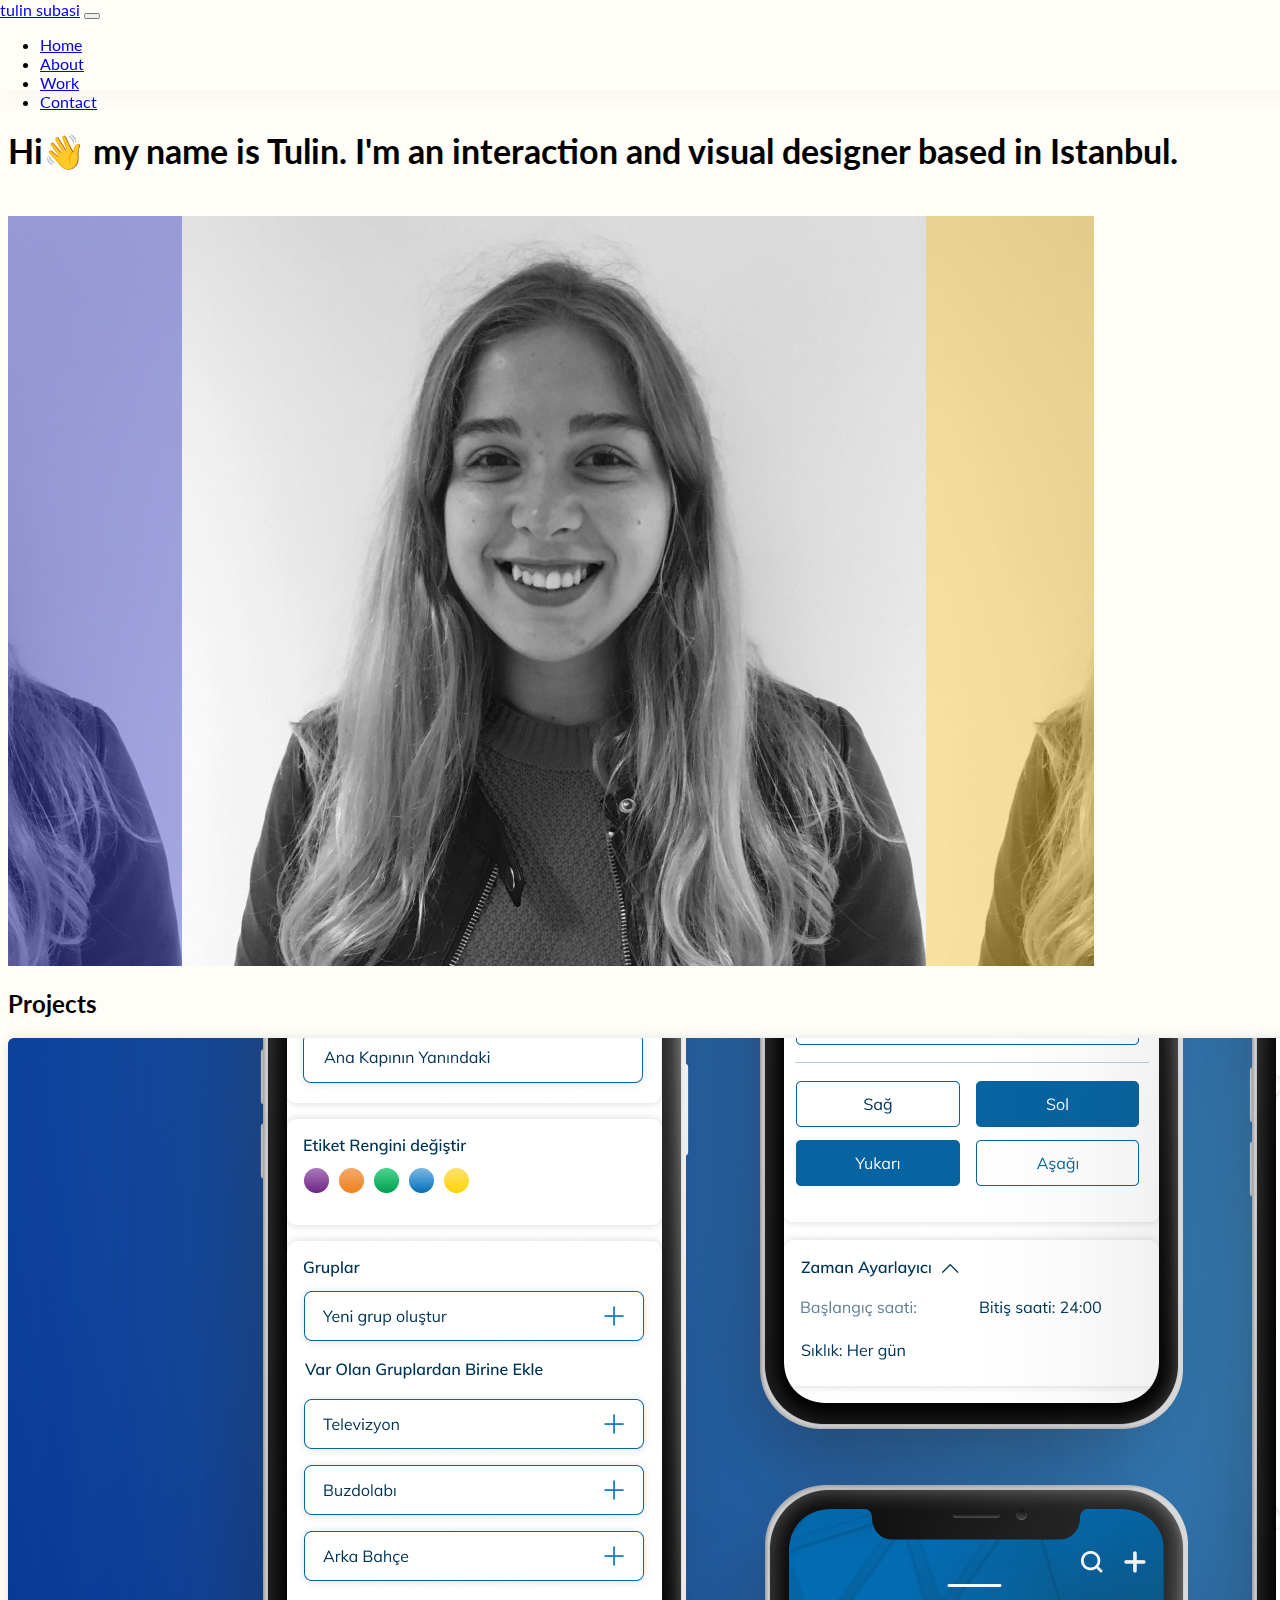
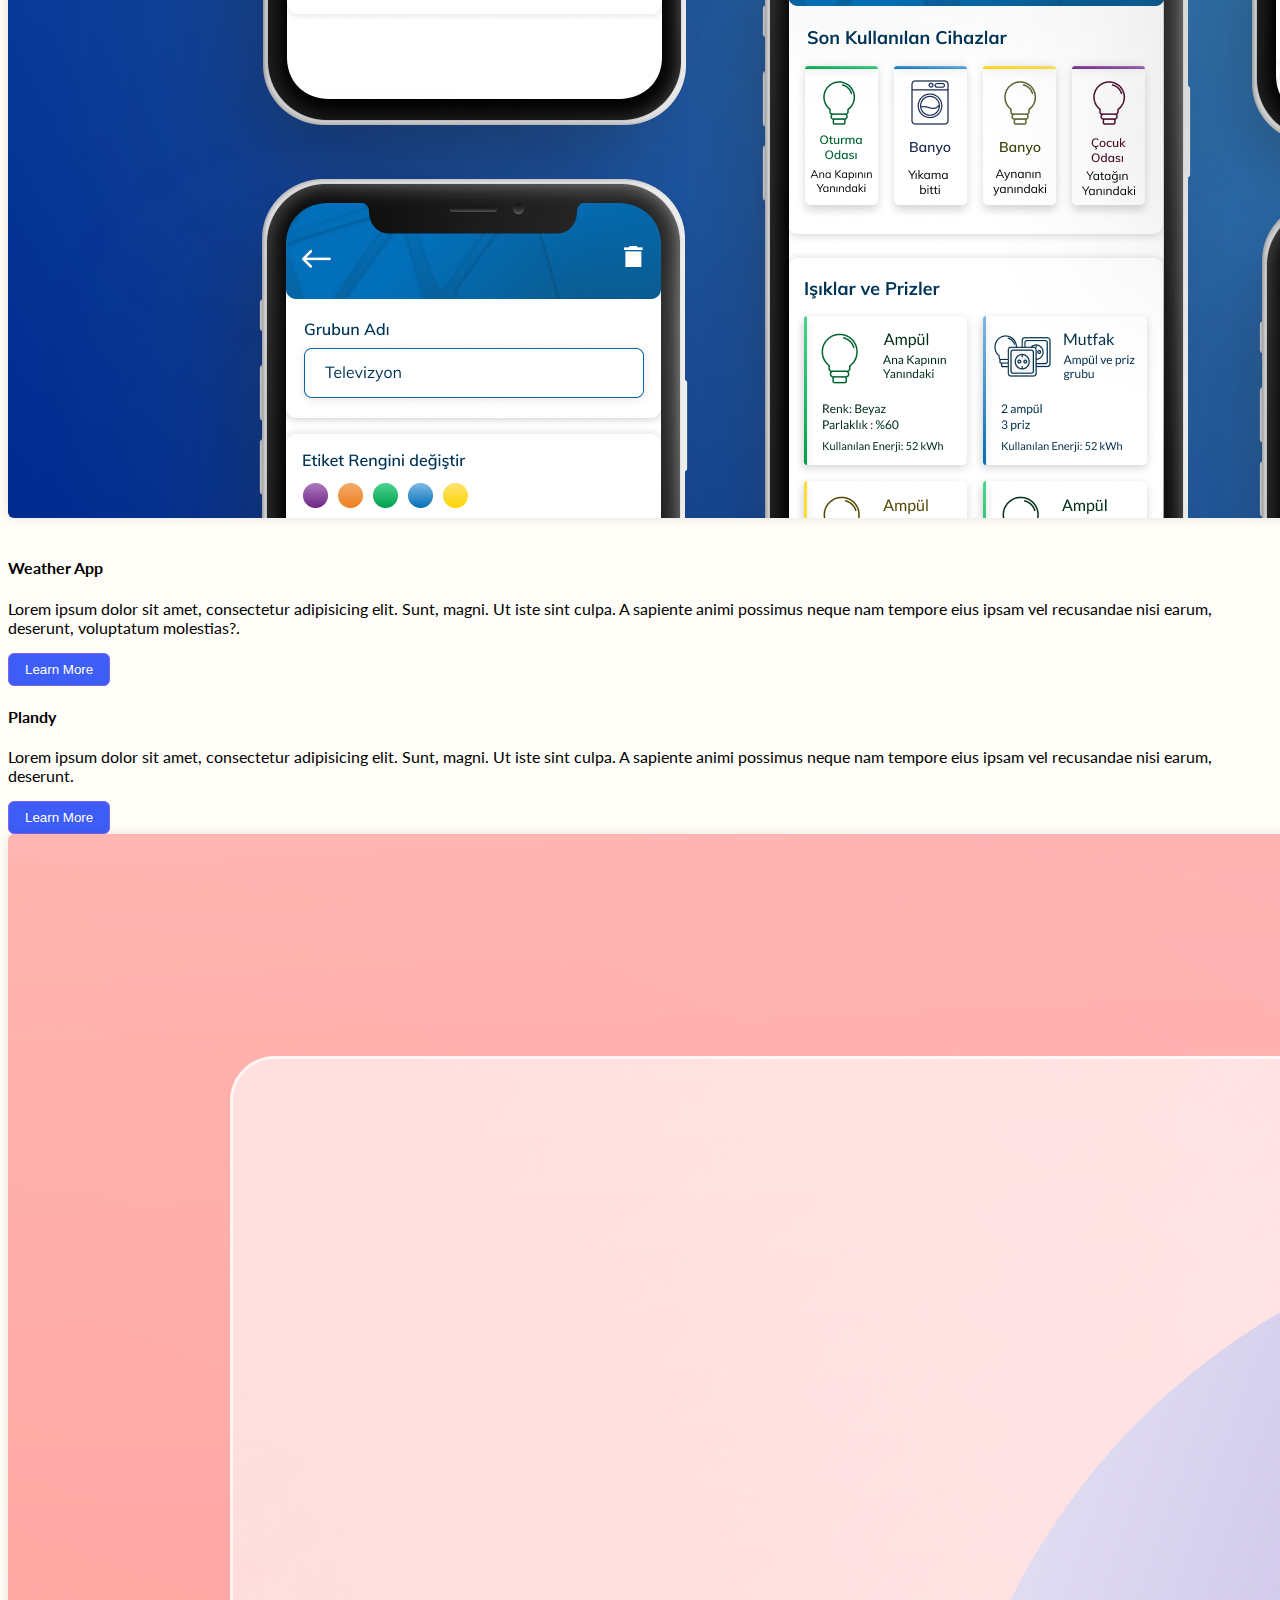
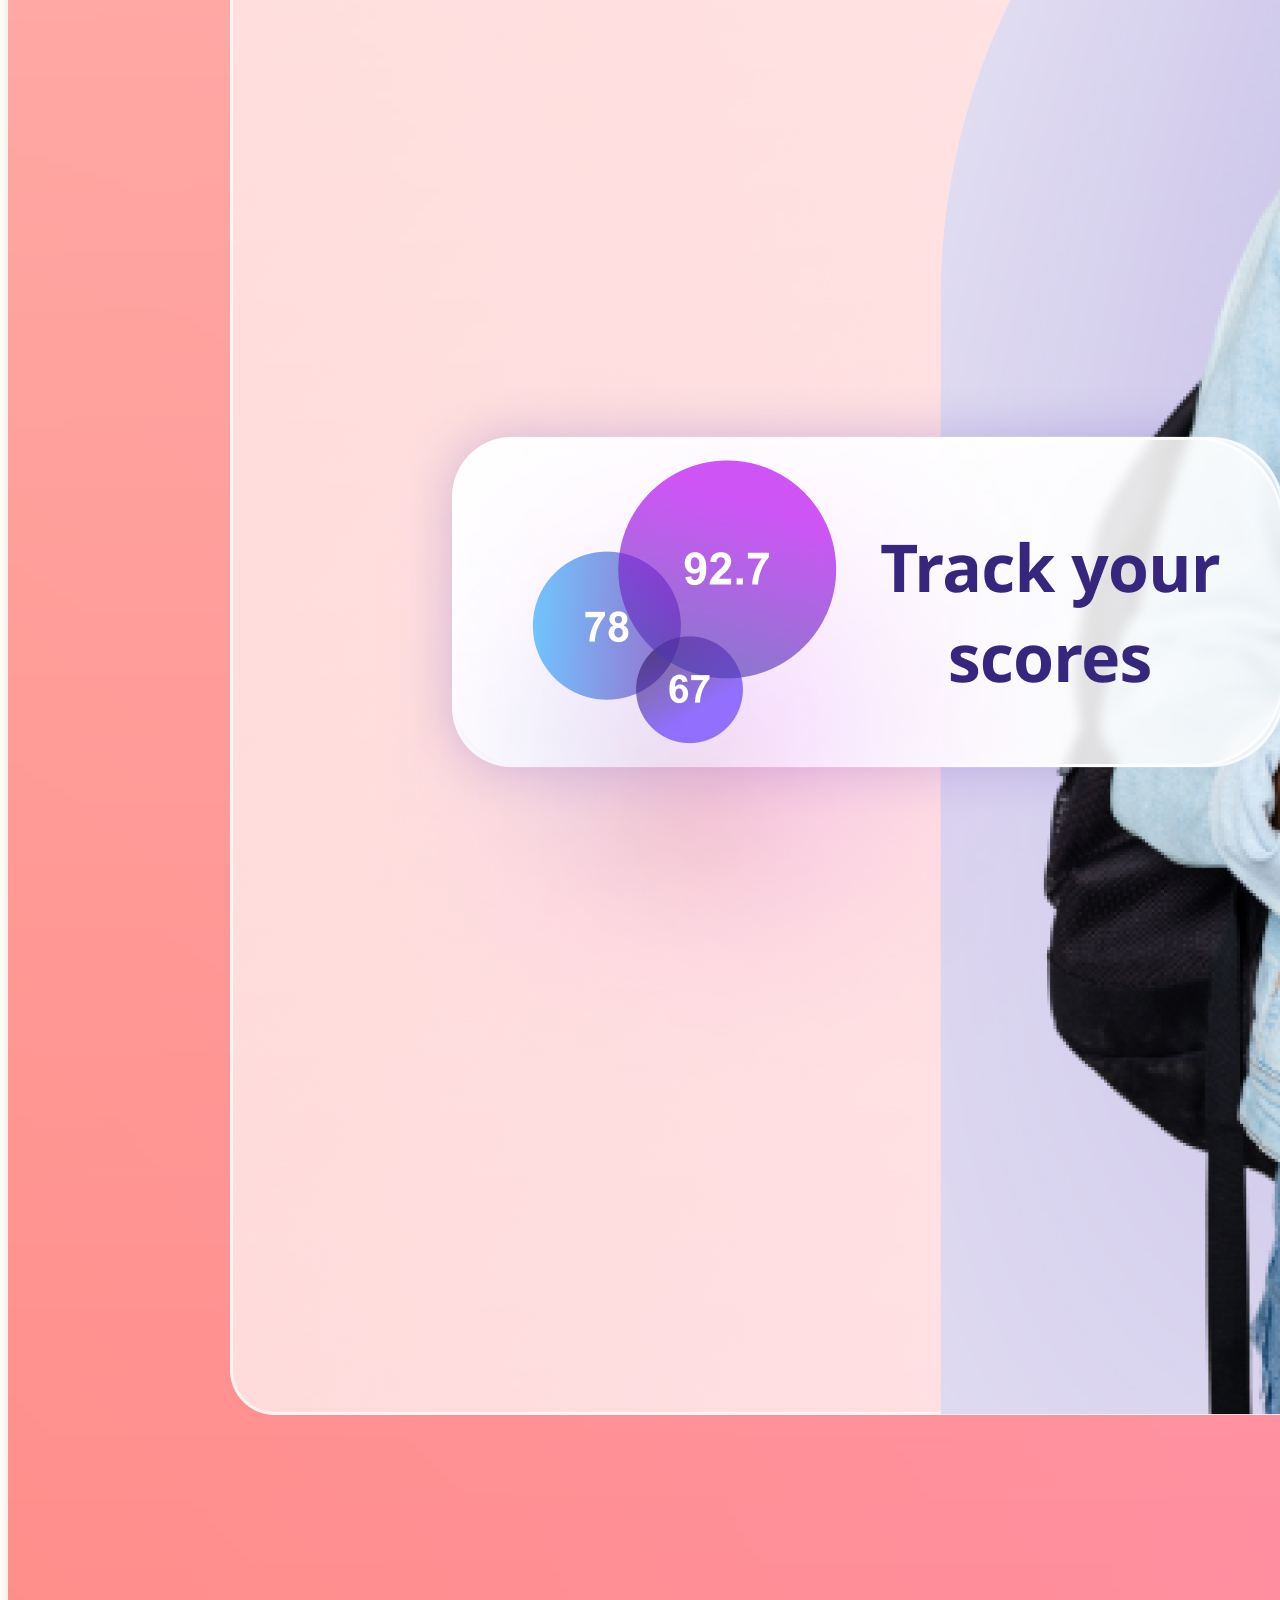
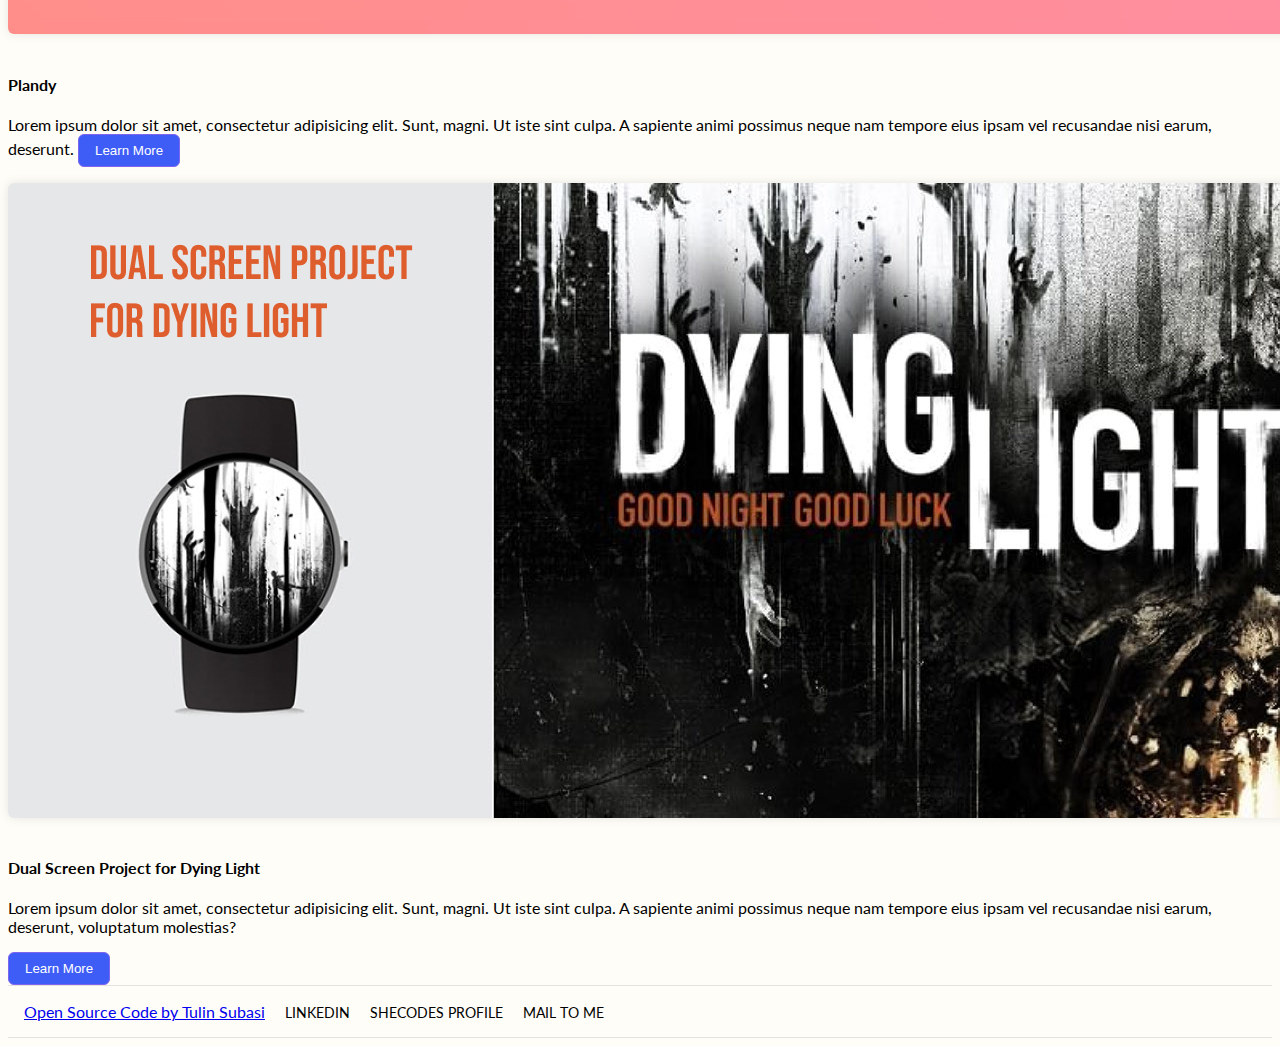
<file: index.html>
<!DOCTYPE html>
<html lang="en">

<head>
    <meta charset="UTF-8">
    <meta http-equiv="X-UA-Compatible" content="IE=edge">
    <meta name="viewport" content="width=device-width, initial-scale=1.0">
    <title>👩🏼‍💻 Tulin Subasi</title>
    <meta name="description" content="This is Tulin Subasi's portfolio website">

    <link rel="preconnect" href="https://fonts.googleapis.com">
    <link rel="preconnect" href="https://fonts.gstatic.com" crossorigin>
    <link
        href="https://fonts.googleapis.com/css2?family=Lato:ital,wght@0,100;0,300;0,400;0,700;0,900;1,100;1,300;1,400;1,700;1,900&display=swap"
        rel="stylesheet">

    <link href="https://cdn.jsdelivr.net/npm/bootstrap@5.2.0/dist/css/bootstrap.min.css" rel="stylesheet"
        integrity="sha384-gH2yIJqKdNHPEq0n4Mqa/HGKIhSkIHeL5AyhkYV8i59U5AR6csBvApHHNl/vI1Bx" crossorigin="anonymous">

    <link rel="stylesheet" href="src/styles.css">

    <script src="https://cdn.jsdelivr.net/npm/bootstrap@5.2.0/dist/js/bootstrap.bundle.min.js"
        integrity="sha384-A3rJD856KowSb7dwlZdYEkO39Gagi7vIsF0jrRAoQmDKKtQBHUuLZ9AsSv4jD4Xa"
        crossorigin="anonymous"></script>

</head>

<body>
    <nav class="navbar navbar-expand-lg u-tab-bar">
        <div class="container">
            <a class="navbar-brand" href="#">tulin subasi</a>
            <button class="navbar-toggler" type="button" data-bs-toggle="collapse"
                data-bs-target="#navbarSupportedContent" aria-controls="navbarSupportedContent" aria-expanded="false"
                aria-label="Toggle navigation">
                <span class="navbar-toggler-icon"></span>
            </button>
            <div class="collapse navbar-collapse" id="navbarSupportedContent">
                <ul class="navbar-nav me-auto mb-2 mb-lg-0">
                    <li class="nav-item">
                        <a class="nav-link active" aria-current="page" href="#" title="Home Link">Home</a>
                    </li>
                    <li class="nav-item">
                        <a class="nav-link" href="/about.html" title="About Page Link">About</a>
                    </li>

                    <li class="nav-item">
                        <a class="nav-link" href="/work.html" title="Works Page Link">Work</a>
                    </li>

                    <li class="nav-item">
                        <a class="nav-link" href="/about.html#contact" title="Contact Page Link">Contact</a>
                    </li>

                </ul>

            </div>
        </div>
    </nav>
    <div class=" hero-section">
        <div class="container">
            <div class="row">
                <h1 class="col-lg-8">Hi👋 my name is Tulin. I'm an interaction and visual designer
                    based in
                    Istanbul.
                </h1>
            </div>
            <div class="img-hero d-flex">
                <div class="circle">

                </div>
                <img class="img-fluid flex-fill" src="./src/img/tulinsubasi_xl.jpg" alt="tulin subasi">
            </div>
        </div>

    </div>

    <div class="project-section">

        <div class="container">
            <h2 class="mt-5">
                Projects
            </h2>
            <div class="row mt-5">
                <div class="col-sm-6">
                    <img class="project-thumbnail img-fluid" src="/src/img/project1_Thumbnail_.png" alt="project_img">
                </div>
                <div class="col-sm-6">
                    <h4>Weather App</h4>
                    <p>Lorem ipsum dolor sit amet, consectetur adipisicing elit. Sunt, magni. Ut iste sint
                        culpa. A
                        sapiente
                        animi
                        possimus neque nam tempore eius ipsam vel recusandae nisi earum, deserunt, voluptatum
                        molestias?.</p>
                    <button class="primary-button">
                        Learn More
                    </button>
                </div>

            </div>

            <div class="row mt-5">
                <div class="d-none d-md-block col-sm-6">
                    <h4>Plandy</h4>
                    <p>Lorem ipsum dolor sit amet, consectetur adipisicing elit. Sunt, magni. Ut iste sint
                        culpa. A
                        sapiente
                        animi
                        possimus neque nam tempore eius ipsam vel
                        recusandae nisi earum, deserunt.
                    </p>
                    <button class="primary-button">
                        Learn More
                    </button>
                </div>
                <div class="col-sm-6">
                    <img class="project-thumbnail img-fluid" src="./src/img/project2_thumbnail.jpg" alt="project_img22">
                </div>
                <div class="d-block d-md-none col-sm-6 ">
                    <h4>Plandy</h4>
                    <p>Lorem ipsum dolor sit amet, consectetur adipisicing elit. Sunt, magni. Ut iste sint
                        culpa. A
                        sapiente
                        animi
                        possimus neque nam tempore eius ipsam vel recusandae nisi earum, deserunt.
                        <button class="primary-button">
                            Learn More
                        </button>
                </div>
            </div>

            <div class="row mt-5">
                <div class="col-sm-6">
                    <img class="project-thumbnail img-fluid" src="/src/img/project3_thumbnail.jpg" alt="project_img">
                </div>
                <div class="col-sm-6">
                    <h4>Dual Screen Project for Dying Light</h4>
                    <p>Lorem ipsum dolor sit amet, consectetur adipisicing elit. Sunt, magni. Ut iste sint
                        culpa. A
                        sapiente
                        animi
                        possimus neque nam tempore eius ipsam vel recusandae nisi earum, deserunt, voluptatum
                        molestias?
                    </p>
                    <button class="primary-button">
                        Learn More
                    </button>
                </div>
            </div>
        </div>
    </div>


    <footer class="container d-flex justify-content-between mt-5 mb-3">
        <a href="https://github.com/tulin-subasi/Responsive-portfolio-website">Open Source Code by Tulin Subasi</a>
        <a href="https://www.linkedin.com/in/tulin-subasi/" class="footer-link"
            title="Tulin Subasi's linkedin profile">LINKEDIN</a>
        <a href="https://www.shecodes.io/graduates/50762-tulin-subasi" class="footer-link"
            title="Tulin Subasi's SheCodes profile">SHECODES PROFILE</a>
        <a href="mailto:tulinsubasi@gmail.com" class="footer-link" title=" mail to Tulin Subasi">MAIL TO ME</a>
    </footer>
</body>

</html>
</file>
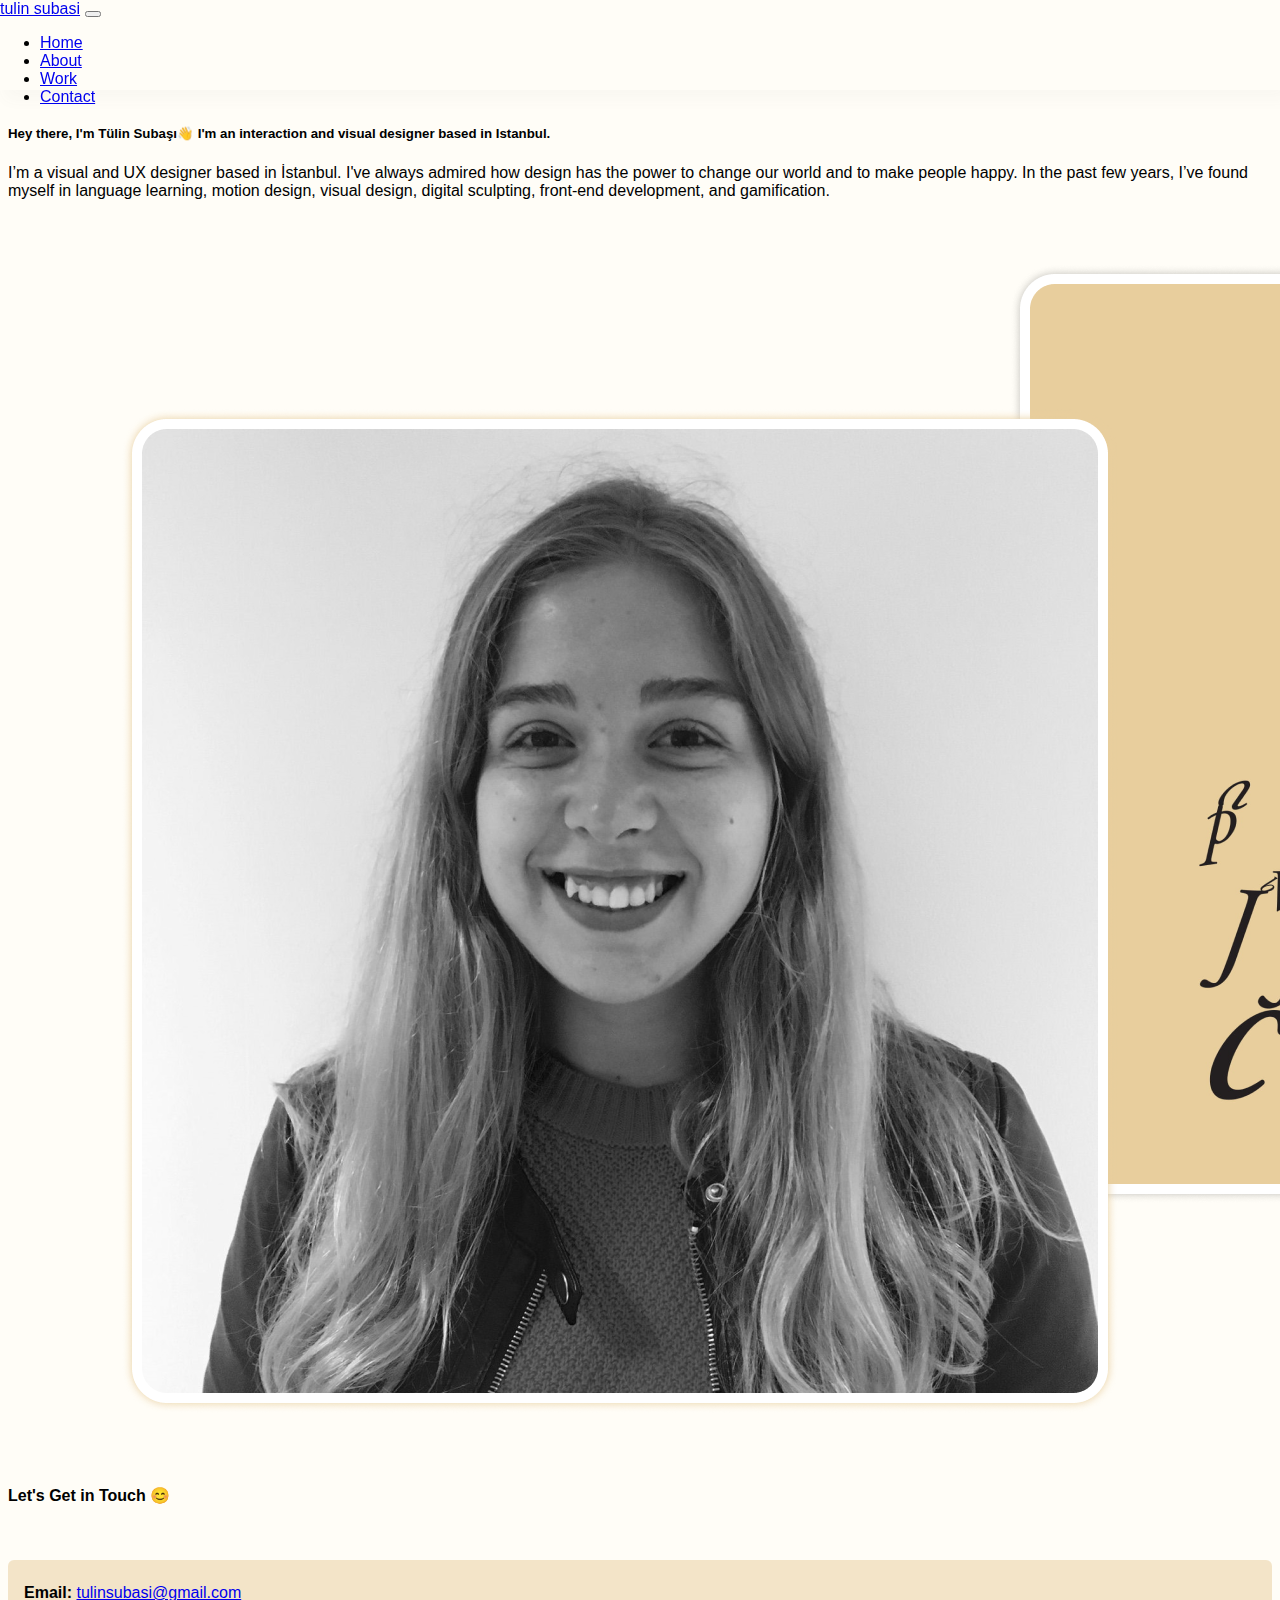
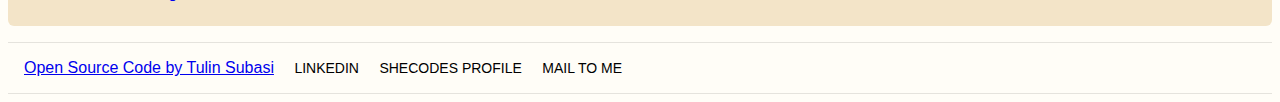
<file: about.html>
<!DOCTYPE html>
<html lang="en">

<head>
    <meta charset="UTF-8">
    <meta http-equiv="X-UA-Compatible" content="IE=edge">
    <meta name="viewport" content="width=device-width, initial-scale=1.0">
    <title>👩🏼‍💻 Tulin Subasi</title>
    <meta name="description" content="This is Tulin Subasi's portfolio website">
    <link href="https://cdn.jsdelivr.net/npm/bootstrap@5.2.0/dist/css/bootstrap.min.css" rel="stylesheet"
        integrity="sha384-gH2yIJqKdNHPEq0n4Mqa/HGKIhSkIHeL5AyhkYV8i59U5AR6csBvApHHNl/vI1Bx" crossorigin="anonymous">

    <link rel="stylesheet" href="src/styles.css">

    <script src="https://cdn.jsdelivr.net/npm/bootstrap@5.2.0/dist/js/bootstrap.bundle.min.js"
        integrity="sha384-A3rJD856KowSb7dwlZdYEkO39Gagi7vIsF0jrRAoQmDKKtQBHUuLZ9AsSv4jD4Xa"
        crossorigin="anonymous"></script>

</head>

<body>
    <nav class="navbar navbar-expand-lg u-tab-bar">
        <div class="container">
            <a class="navbar-brand" href="#">tulin subasi</a>
            <button class="navbar-toggler" type="button" data-bs-toggle="collapse"
                data-bs-target="#navbarSupportedContent" aria-controls="navbarSupportedContent" aria-expanded="false"
                aria-label="Toggle navigation">
                <span class="navbar-toggler-icon"></span>
            </button>
            <div class="collapse navbar-collapse" id="navbarSupportedContent">
                <ul class="navbar-nav me-auto mb-2 mb-lg-0">
                    <li class="nav-item">
                        <a class="nav-link" aria-current="page" href="/index.html" title="Home Page Link">Home</a>
                    </li>
                    <li class="nav-item">
                        <a class="nav-link active" href="/about.html" title="About Page Link">About</a>
                    </li>

                    <li class="nav-item">
                        <a class="nav-link" href="/work.html" title="Work Page Link">Work</a>
                    </li>

                    <li class="nav-item">
                        <a class="nav-link" href="/about.html#contact" title="Work Page Link">Contact</a>
                    </li>

                </ul>

            </div>
        </div>
    </nav>
    <div class="about">
        <div class="container">
            <div class="row d-flex align-items-center">
                <div class="col-sm-6 mt-5">
                    <h5>Hey there, I'm Tülin Subaşı👋
                        I'm an interaction and visual designer based in
                        Istanbul. </h5>
                    <p>I’m a visual and UX designer based in İstanbul. I've always admired how design has the power to
                        change our world and to
                        make people happy. In the past few years, I’ve found myself in language learning, motion design,
                        visual design, digital
                        sculpting, front-end development, and gamification.</p>
                </div>
                <div class="col-sm-6">
                    <img class="img-fluid" src="/src/img/about.png" alt="about me">
                </div>
            </div>
        </div>
    </div>

    <div class="contact mt-5" id="contact">
        <div class="container">
            <div>
                <h4>Let's Get in Touch 😊</h4>
                <br>
                <p class="contact-p"><span>Email:</span> <a
                        href="mailto:tulinsubasi@gmail.com">tulinsubasi@gmail.com</a>
                </p>
            </div>
        </div>
    </div>
    <footer class="container d-flex justify-content-between mt-5 mb-3">
        <a href="https://github.com/tulin-subasi/Responsive-portfolio-website">Open Source Code by Tulin Subasi</a>
        <a href="https://www.linkedin.com/in/tulin-subasi/" class="footer-link"
            title="Tulin Subasi's linkedin profile">LINKEDIN</a>
        <a href="https://www.shecodes.io/graduates/50762-tulin-subasi" class="footer-link"
            title="Tulin Subasi's SheCodes profile">SHECODES PROFILE</a>
        <a href="mailto:tulinsubasi@gmail.com" class="footer-link" title=" mail to Tulin Subasi">MAIL TO ME</a>
    </footer>
</body>

</html>
</file>
<file: src/styles.css>
:root {
  --primary-button: #3e5df7;
}

body {
  font-family: "Lato", sans-serif;
  background-color: #fffdf7;
}
h1 {
  color: #000;
  font-size: 34px;
  line-height: 50px;
}

.u-tab-bar {
  position: fixed;
  left: 0%;
  top: 0%;
  right: auto;
  bottom: auto;
  width: 100%;
  height: 90px;
  border: 1 solid #000 #000 rgba(244, 188, 29, 0);
  background-color: #fffdf7;
  box-shadow: 7px 7px 15px 2px rgb(92 92 92 / 4%);
  z-index: 2;
}

.hero-section,
.about,
.works {
  margin-top: 10%;
}

.img-hero {
  width: 100%;
  height: auto;
  margin-top: 40px;
}

.project-thumbnail {
  border-radius: 6px;
  box-shadow: 0 0 11px rgb(0 0 0 / 10%);
  margin-bottom: 16px;
}

.text-center {
  text-align: center;
}
.primary-button {
  background-color: var(--primary-button);
  color: white;
  border: #7e65ed 1px solid;
  border-radius: 6px;
  padding: 8px 16px;
}

.project-dec {
  color: rgba(0, 0, 0, 0.563);
  font-size: 12px;
}

.img-dn {
  float: left;
  display: flex;
  width: 100%;
  height: 100%;
  object-fit: cover;
}

.dn {
  float: left;
  width: fill;
  object-fit: cover;
}

.contact span {
  font-weight: bold;
}
.contact-p {
  background-color: #e8ce9d86;
  border-radius: 6px;
  padding: 24px 16px;
}

.footer-link {
  text-decoration: none;
  color: rgb(0, 0, 0);
  font-size: 14px;
  font-weight: 400;
  margin-left: 16px;
}

footer {
  padding: 16px;
  border-top: rgba(0, 0, 0, 0.1) 1px solid;
  border-bottom: rgba(0, 0, 0, 0.1) 1px solid;
}
/*
.circle {
  position: absolute;
  left: auto;
  top: 40%;
  right: 12%;
  z-index: 1;
  display: flex;
  width: 250px;
  height: 250px;
  justify-content: center;
  align-items: center;
  border-radius: 50%;
  background-color: #f4bc1d;
  box-shadow: 0 0 9px 4px rgb(0 0 0 / 4%);
}
*/
@media screen and (max-width: 991px) {
  /*
  .circle {
    top: 44%;
    right: 18%;
    width: 150px;
    height: 150px;
  }
  */
  .u-tab-bar {
    width: 100%;
    height: auto;
  }
}

@media screen and (max-width: 767px) {
  /*
  .circle {
    top: 44%;
    right: 18%;
    width: 100px;
    height: 100px;
  }
  */
  .hero-section {
    margin-top: 15%;
  }
  h1 {
    font-size: 28px;
    line-height: 40px;
  }
}

@media screen and (max-width: 479px) {
  /*
  .circle {
    top: 34%;
    right: 6.5%;
    width: 80px;
    height: 80px;
  }
  */
  h1 {
    font-size: 22px;
    line-height: 34px;
  }
}
/*
@media screen and (max-width: 400px) {
  .circle {
    top: 33%;
    right: 6.5%;
    width: 70px;
    height: 70px;
  }
}
*/
</file>
